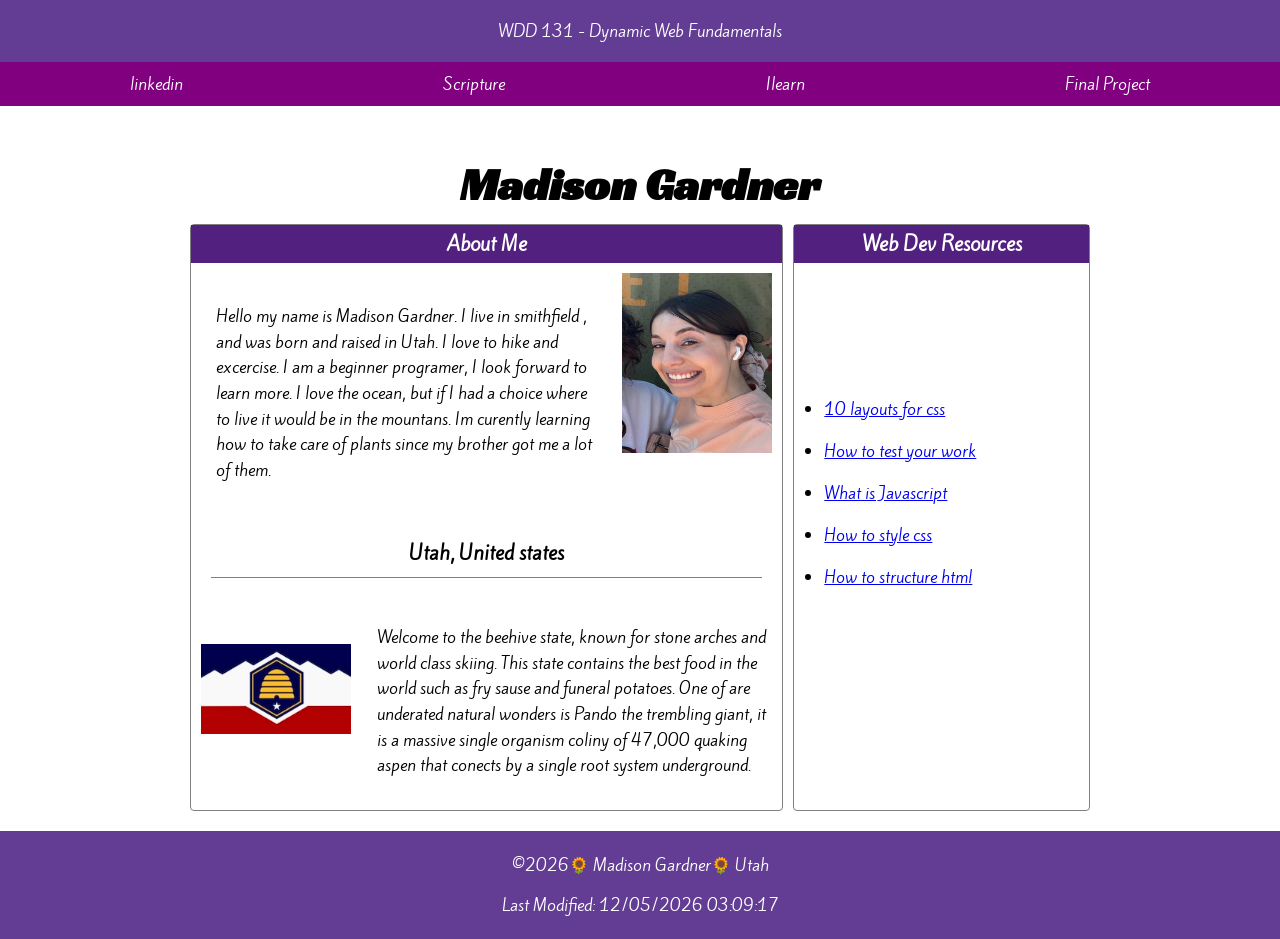
<file: index.html>
<!DOCTYPE html>
<html lang="en">
<head>
    <meta charset="UTF-8">
    <meta name="viewport" content="width=device-width, initial-scale=1.0">
    <title>WDD 131 - Dynamic Web Fundamentals - Madison Gardner</title>
    <meta name="description" content="WDD 131 - Dynamic web fundamentals, Madison Gardner, First webpage with Javascript.">
    <meta name="author" content="Madison Gardner">
    <link rel="stylesheet" href="styles/base.css">
    <link rel="preconnect" href="https://fonts.googleapis.com">
    <link rel="preconnect" href="https://fonts.gstatic.com" crossorigin>
    <link href="https://fonts.googleapis.com/css2?family=Racing+Sans+One&display=swap" rel="stylesheet">

    <link rel="preconnect" href="https://fonts.googleapis.com">
    <link rel="preconnect" href="https://fonts.gstatic.com" crossorigin>
    <link href="https://fonts.googleapis.com/css2?family=Kite+One&display=swap" rel="stylesheet">
    <script src="scripts/getdates.js" defer></script>

</head>
<body>
    <header>
        <span id="course-title">WDD 131 - Dynamic Web Fundamentals</span>
        <nav>
            <ul>
                <li><a href="https://www.linkedin.com/jobs/search?trk=guest_homepage-basic_guest_nav_menu_jobs&position=1&pageNum=0" >linkedin</a></li>
                <li><a href="https://www.churchofjesuschrist.org/study/scriptures/nt/john/4?lang=eng" >Scripture</a></li>
                <li><a href="https://byupw.instructure.com" >Ilearn</a></li>
                <li><a href="#" >Final Project</a></li>

            </ul>   
        </nav>
    </header>
    <main>
        <h1>Madison Gardner</h1>

        <section class="card">
            <h2>About Me</h2>
            <div class="me">
                <p>Hello my name is Madison Gardner. I live in smithfield , and was born and raised in Utah. I love to hike and excercise. I am a beginner programer, I look forward to learn more.
                     I love the ocean, but if I had a choice where to live it would be in the mountans. Im curently learning how to take care of plants since my brother got me a lot of them.  </p>
                <img class="profile" src="images/profile.jpeg" alt="student profile image" width="170" height="180" >
            </div>
            <h3>Utah, United states</h3>
            <div class="country">

                <img class="flag" src="images/flag.jpeg" alt="flag" >
                <p>Welcome to the beehive state, known for stone arches and world class skiing. This state contains the best food in the world such as fry sause and funeral potatoes. 
                    One of are underated natural wonders is Pando the trembling giant, it is a massive single organism coliny of 47,000 quaking aspen that conects by a single root system underground. </p>


            </div>

        </section>
        <section class="card">
            <h2> Web Dev Resources</h2>
            <ul> 
                <li><a href="https://www.youtube.com/watch?v=qm0IfG1GyZU">10 layouts for css</a></li>
                <li><a href="https://www.loom.com/share/f0ef63190bfe429aa608a4966fac92f9">How to test your work</a></li>
                <li><a href="https://developer.mozilla.org/en-US/docs/Learn_web_development/Core/Scripting/What_is_JavaScript">What is Javascript</a></li>
                <li><a href="https://developer.mozilla.org/en-US/docs/Learn_web_development/Core/Styling_basics">How to style css</a></li>
                <li><a href="https://developer.mozilla.org/en-US/docs/Learn_web_development/Core/Structuring_content">How to structure html</a></li>
            </ul>

        </section>
    </main>
    <footer>
        <p>&copy;<span id="currentyear"></span>🌻 Madison Gardner🌻 Utah</p>
        <p>Last Modified: <span id="lastModified"></span></p>


    </footer>
</body>
</html>
</file>
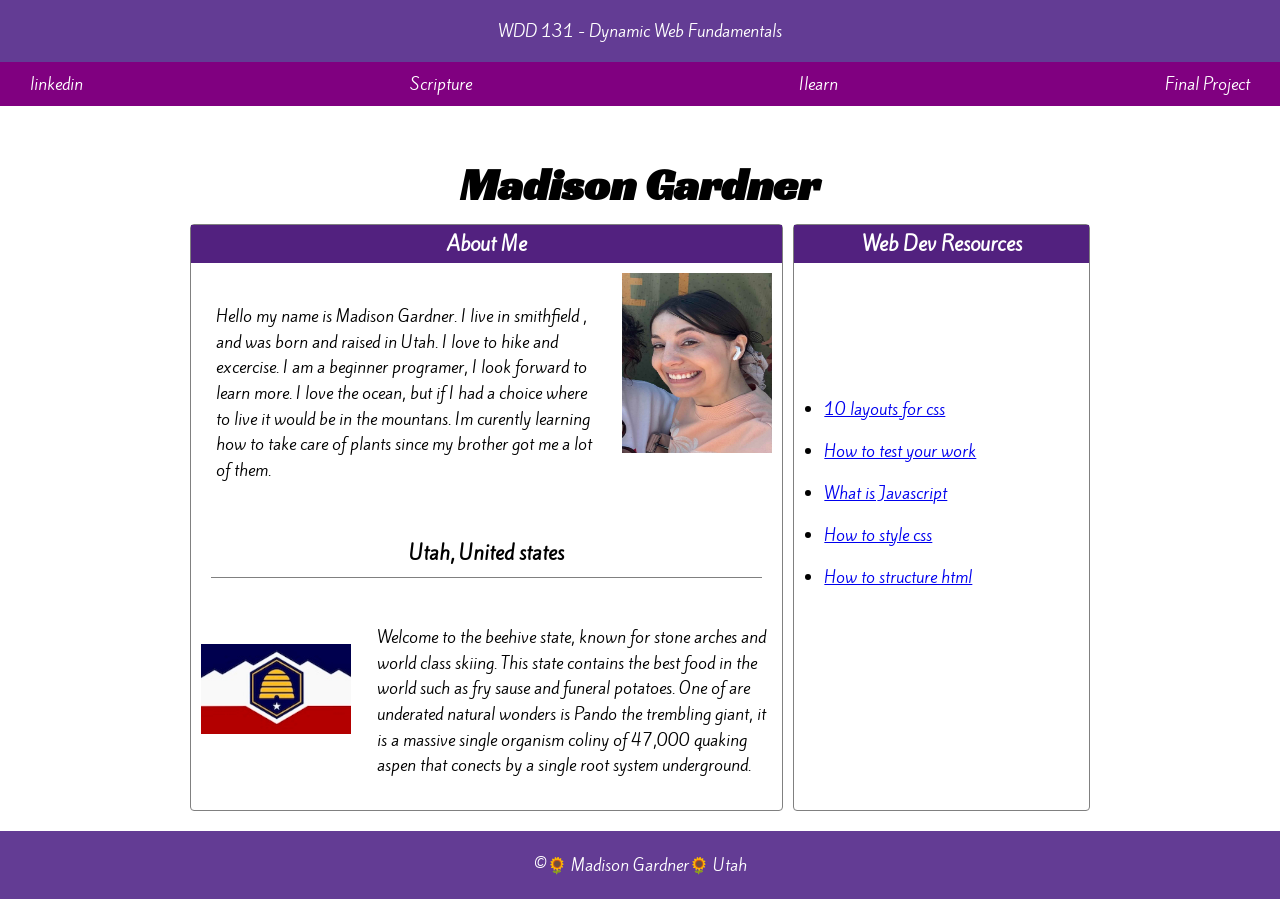
<file: week1/index.html>
<!DOCTYPE html>
<html lang="en">
<head>
    <meta charset="UTF-8">
    <meta name="viewport" content="width=device-width, initial-scale=1.0">
    <title>WDD 131 - Dynamic Web Fundamentals - Madison Gardner</title>
    <meta name ="description" content=" WDD 131 - Dynamic web fundamentals, Madison Gardner, First webpage with Javascript.">
    <meta name="author" content="Madison Gardner">
    <link rel="stylesheet" href="styles/base.css">
    <link rel="preconnect" href="https://fonts.googleapis.com">
    <link rel="preconnect" href="https://fonts.gstatic.com" crossorigin>
    <link href="https://fonts.googleapis.com/css2?family=Racing+Sans+One&display=swap" rel="stylesheet">

    <link rel="preconnect" href="https://fonts.googleapis.com">
    <link rel="preconnect" href="https://fonts.gstatic.com" crossorigin>
    <link href="https://fonts.googleapis.com/css2?family=Kite+One&display=swap" rel="stylesheet">

</head>
<body>
    <header>
        <span id="course-title">WDD 131 - Dynamic Web Fundamentals</span>
        <nav>
            <ul>
                <a href="https://www.linkedin.com/jobs/search?trk=guest_homepage-basic_guest_nav_menu_jobs&position=1&pageNum=0" >linkedin</a>
                <a href="https://www.churchofjesuschrist.org/study/scriptures/nt/john/4?lang=eng" >Scripture</a>
                <a href="https://byupw.instructure.com" >Ilearn</a>
                <a href="" >Final Project</a>
            </ul>   
        </nav>
    </header>
    <main>
        <h1>Madison Gardner</h1>

        <section class="card">
            <h2>About Me</h2>
            <div class="me">
                <P>Hello my name is Madison Gardner. I live in smithfield , and was born and raised in Utah. I love to hike and excercise. I am a beginner programer, I look forward to learn more.
                     I love the ocean, but if I had a choice where to live it would be in the mountans. Im curently learning how to take care of plants since my brother got me a lot of them.  </P>
                <img class="profile" src="images/profile copy.jpeg" alt="student profile image" width="170" height="180" >
            </div>
            <h3>Utah, United states</h3>
            <div class="country">

                <img class="flag" src="images/flag.jpeg" alt="flag" >
                <p>Welcome to the beehive state, known for stone arches and world class skiing. This state contains the best food in the world such as fry sause and funeral potatoes. 
                    One of are underated natural wonders is Pando the trembling giant, it is a massive single organism coliny of 47,000 quaking aspen that conects by a single root system underground. </p>


            </div>

        </section>
        <section class="card">
            <h2> Web Dev Resources</h2>
            <ul> 
                <li><a href="https://www.youtube.com/watch?v=qm0IfG1GyZU">10 layouts for css</a></li>
                <li><a href="https://www.loom.com/share/f0ef63190bfe429aa608a4966fac92f9">How to test your work</a></li>
                <li><a href="https://developer.mozilla.org/en-US/docs/Learn_web_development/Core/Scripting/What_is_JavaScript">What is Javascript</a></li>
                <li><a href="https://developer.mozilla.org/en-US/docs/Learn_web_development/Core/Styling_basics">How to style css</a></li>
                <li><a href="https://developer.mozilla.org/en-US/docs/Learn_web_development/Core/Structuring_content">How to structure html</a></li>
            </ul>

        </section>
    </main>
    <footer>
        <p>&copy;<span id="currentyear"></span>🌻 Madison Gardner🌻 Utah</p>

        <p id="lastModified"></p>

    </footer>
</body>
</html>
</file>
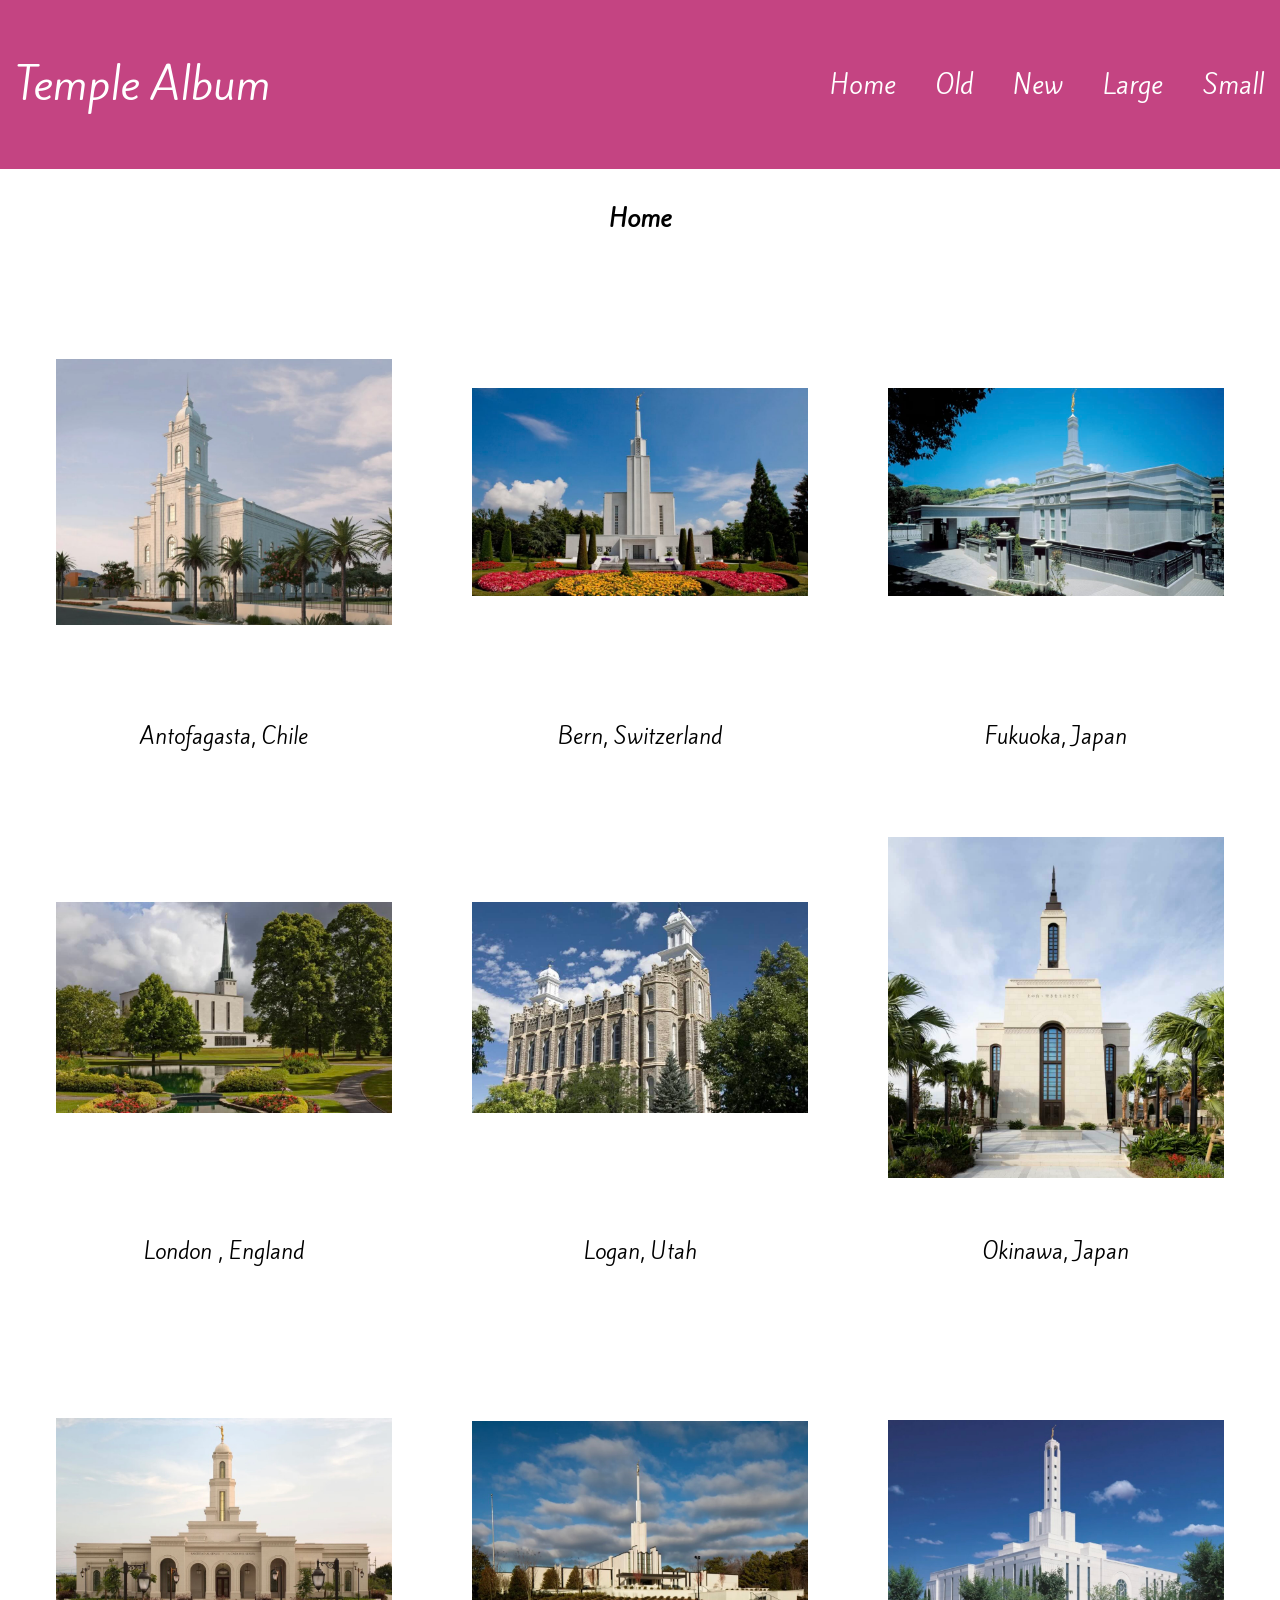
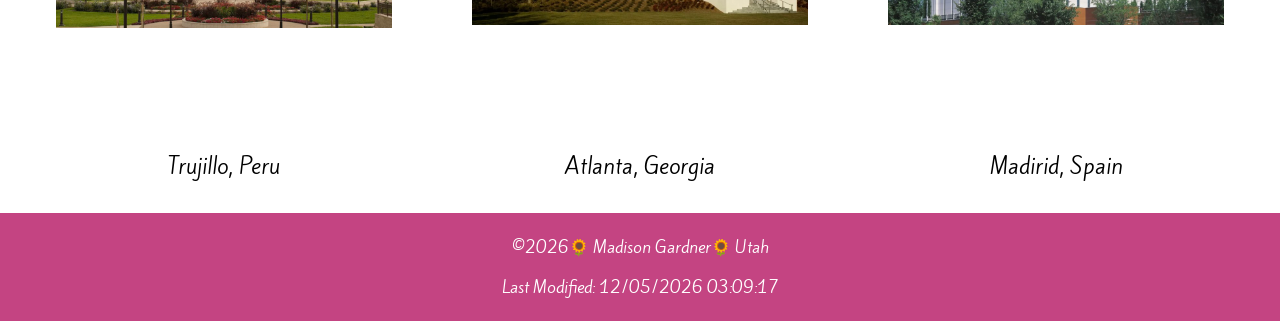
<file: filtered-temples.html>
<!DOCTYPE html>
<html lang="en">
<head>
    <meta charset="UTF-8">
    <meta name="viewport" content="width=device-width, initial-scale=1.0">
    <title>Temple Album webpage</title>
    <meta name="description" content="a webpage that display of temples I think are pretty cool">
    <meta name="author" content="Madison Gardner" >
    <link rel="stylesheet" href="styles/temples.css">
    <link rel="stylesheet" href="styles/temples-large.css">
    <script src="scripts/temples.js" defer ></script>

    <link rel="preconnect" href="https://fonts.googleapis.com">
    <link rel="preconnect" href="https://fonts.gstatic.com" crossorigin>
    <link href="https://fonts.googleapis.com/css2?family=Encode+Sans+Expanded&family=Kite+One&display=swap" rel="stylesheet">


</head>
<body>
    <header>
        <p>Temple Album</p>
        <a id="button" href="#"></a>
        <nav>
            <ul>    
                <li><a href="#">Home</a></li>
                <li><a href="#">Old</a></li>
                <li><a href="#">New</a></li>
                <li><a href="#">Large</a></li>
                <li><a href="#">Small</a></li>               
            </ul>    
            
        </nav>

    </header>

    <main>
        <h1>Home</h1>

        <figure>
            <img src="images/chile1.jpg" alt="Chile One">
            <figcaption>Antofagasta, Chile</figcaption>

        </figure>

        <figure>
            <img src="images/switzerland.jpg" alt="switzerland One">
            <figcaption>Bern, Switzerland</figcaption>

        </figure>

        <figure>
            <img src="images/fukuoka.jpg" alt="japan one">
            <figcaption>Fukuoka, Japan</figcaption>

        </figure>

        <figure>
            <img src="images/london.jpg" alt="england one">
            <figcaption>London , England</figcaption>

        </figure>

        <figure>
            <img src="images/logan.jpeg" alt="utah one ">
            <figcaption>Logan, Utah</figcaption>

        </figure>

        <figure>
            <img src="images/okinawa.jpg" alt="japan two">
            <figcaption>Okinawa, Japan</figcaption>

        </figure>

        <figure>
            <img src="images/trujillo.jpg" alt="peru one">
            <figcaption>Trujillo, Peru</figcaption>

        </figure>

        <figure>
            <img src="images/atlanta.jpg" alt="georgia one">
            <figcaption>Atlanta, Georgia</figcaption>

        </figure>


        <figure>
            <img src="images/madrid.jpg" alt="spain one">
            <figcaption>Madirid, Spain</figcaption>

        </figure>

    </main>

    <footer>

        <p>&copy;<span id="currentyear"></span>🌻 Madison Gardner🌻 Utah</p>
        <p>Last Modified: <span id="lastModified"></span></p>


    </footer>
    
</body>
</html>
</file>
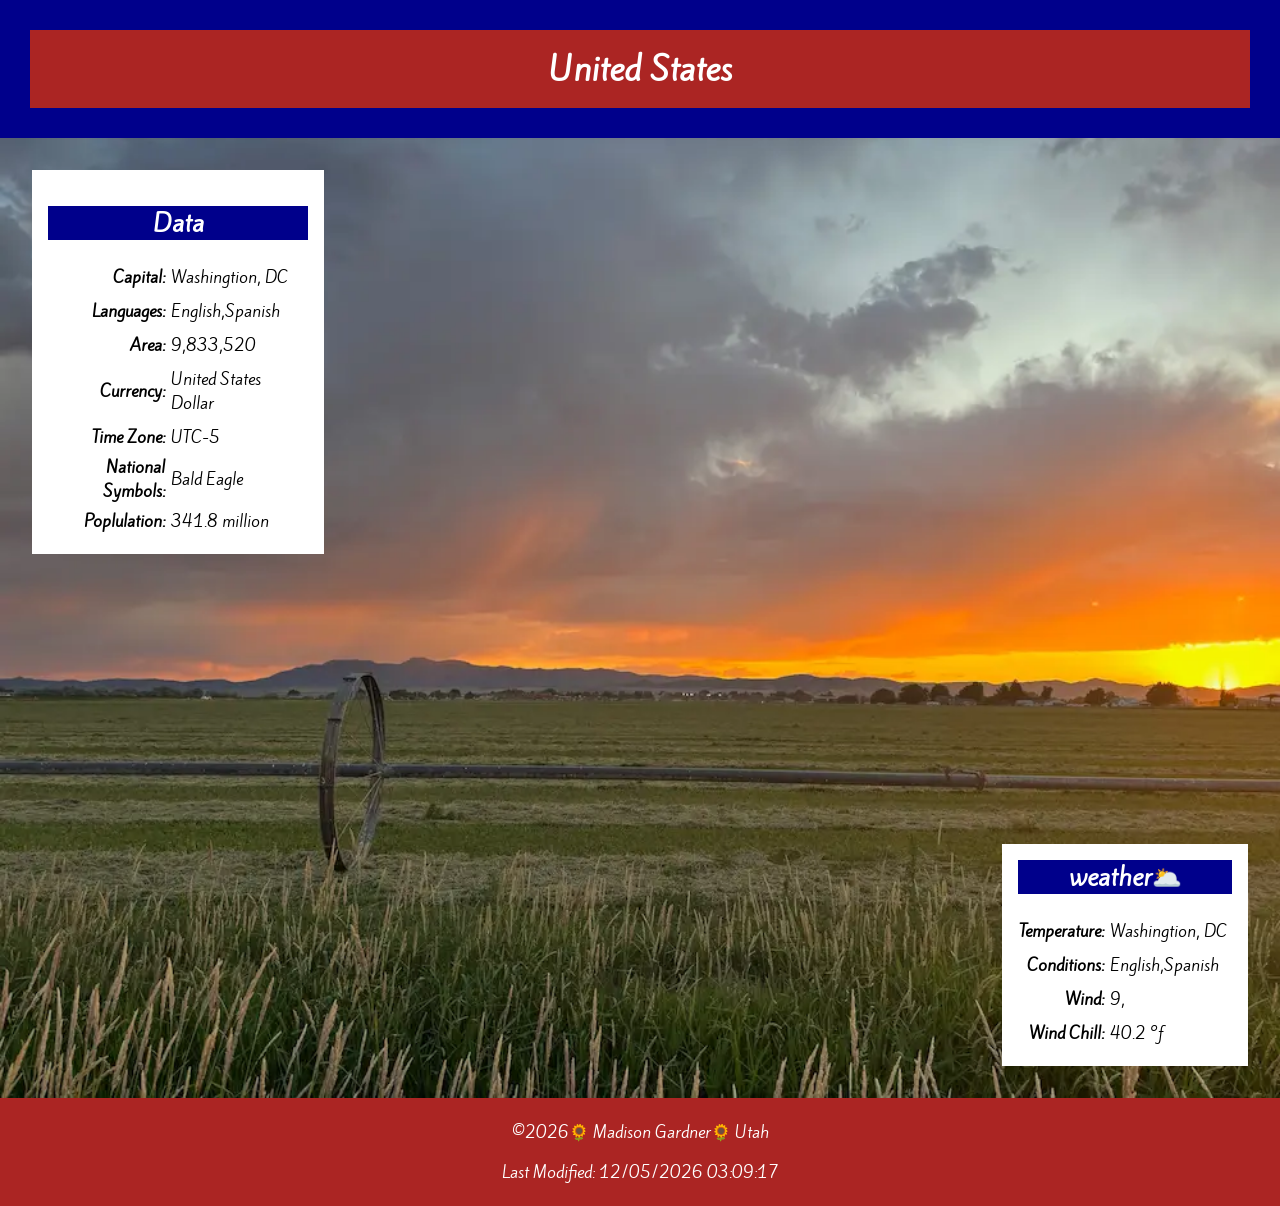
<file: place.html>
<!DOCTYPE html>
<html lang="en">
<head>
    <meta charset="UTF-8">
    <meta name="viewport" content="width=device-width, initial-scale=1.0">
    <meta name="description" content="A little intro to the United States, with weather and data of the Country">
    <meta name="author" content="Madison Gardner">
    <title>Land I live on.</title>
    <link rel="stylesheet" href="styles/place.css">
    <link rel="stylesheet" href="styles/place-large.css">
    <script src="scripts/place.js" defer></script>

    <link rel="preconnect" href="https://fonts.googleapis.com">
    <link rel="preconnect" href="https://fonts.gstatic.com" crossorigin>
    <link href="https://fonts.googleapis.com/css2?family=Encode+Sans+Expanded&family=Kite+One&display=swap" rel="stylesheet">


    
</head>


<body>
    <header>
        <h1>United States</h1>

    </header>



    <main>
        
        <div class="hero-class">
            <picture>
                <source media="(min-width: 800px)" srcset="images/grass.webp">
                <img src="images/grass2.webp" alt="American farmland">

            </picture>



        </div>

        <section class="data"> 
            <h2>Data</h2>
            <table class="data-list">

                <tr>
                    <th>Capital:</th>
                    <td>Washingtion, DC</td>
                
                </tr>

                <tr>
                    <th>Languages:</th>
                    <td>English,Spanish</td>
                </tr>

                <tr>   
                    <th>Area:</th>
                    <td>9,833,520</td>
                </tr>

                <tr>
                    <th>Currency:</th>
                    <td>United States Dollar</td>
                </tr>

                <tr>    
                    <th>Time Zone:</th>
                    <td>UTC-5</td>
                </tr>

                <tr>
                    <th>National Symbols:</th>
                    <td>Bald Eagle</td>
                </tr>    

                <tr>
                    <th>Poplulation:</th>
                    <td>341.8 million</td>

                </tr>
            </table>
        </section>

        <section class="weather">
            <h2>weather</h2>
            <img src="images/clouds.svg" alt="weather emoji">
            <table class="weather-data">

                <tr>
                    <th>Temperature:</th>
                    <td>Washingtion, DC</td>
                </tr>
                <tr>    

                    <th>Conditions:</th>
                    <td>English,Spanish</td>
                </tr>

                <tr>
                    <th>Wind:</th>
                    <td>9,</td>
                </tr>

                <tr>
                    <th>Wind Chill:</th>
                    <td id="windchill"></td>
                </tr>

            </table>
        </section>
    </main>


    <footer>

        <p>&copy;<span id="currentyear"></span>🌻 Madison Gardner🌻 Utah</p>
        <p>Last Modified: <span id="lastModified"></span></p>

    </footer>

    
</body>
</html>
</file>
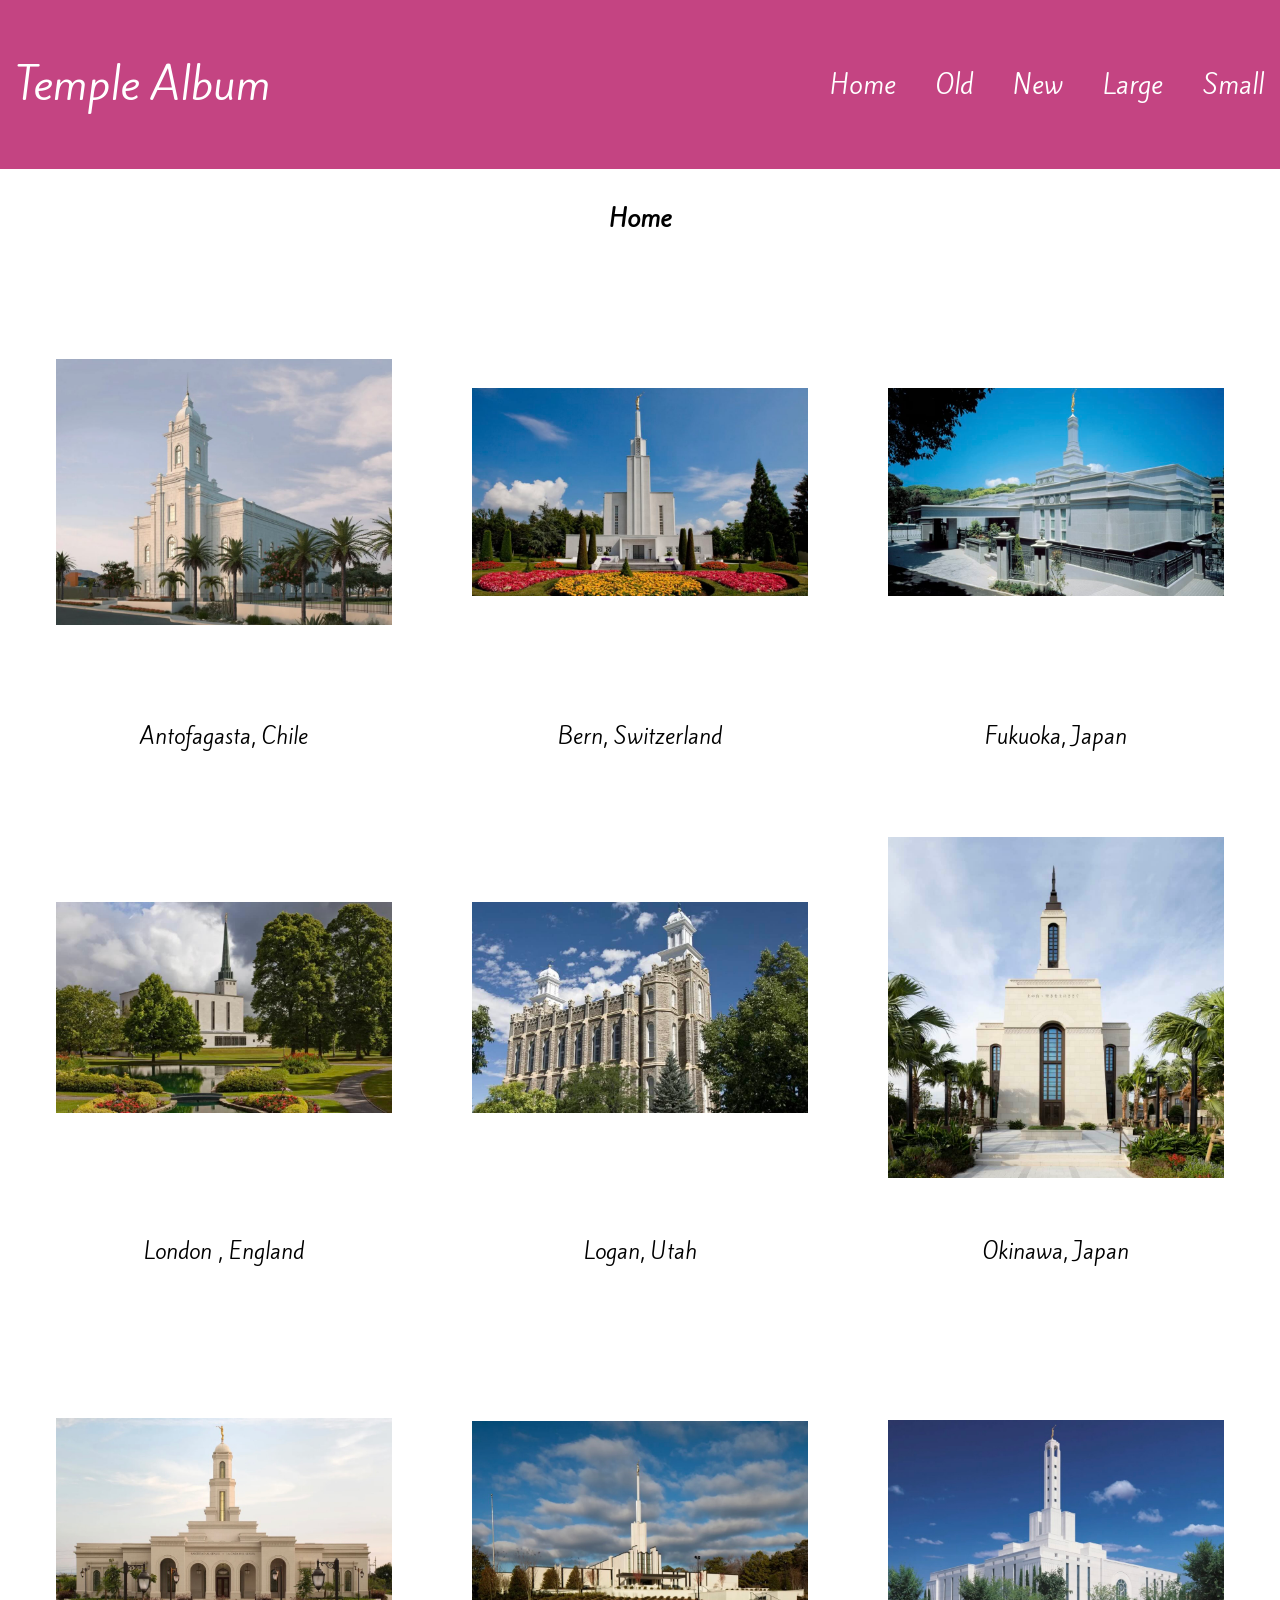
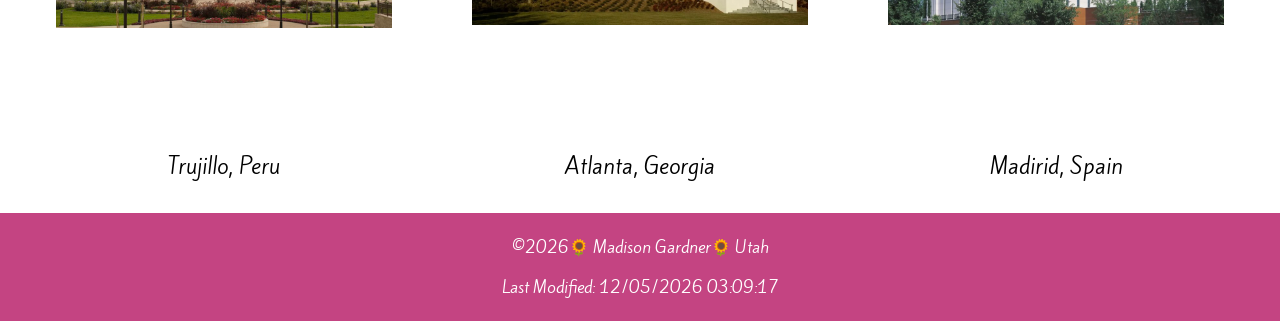
<file: temple.html>
<!DOCTYPE html>
<html lang="en">
<head>
    <meta charset="UTF-8">
    <meta name="viewport" content="width=device-width, initial-scale=1.0">
    <title>Temple Album webpage</title>
    <meta name="description" content="a webpage that display of temples I think are pretty cool">
    <meta name="author" content="Madison Gardner" >
    <link rel="stylesheet" href="styles/temples.css">
    <link rel="stylesheet" href="styles/temples-large.css">
    <script src="scripts/temples.js" defer ></script>

    <link rel="preconnect" href="https://fonts.googleapis.com">
    <link rel="preconnect" href="https://fonts.gstatic.com" crossorigin>
    <link href="https://fonts.googleapis.com/css2?family=Encode+Sans+Expanded&family=Kite+One&display=swap" rel="stylesheet">


</head>
<body>
    <header>
        <p>Temple Album</p>
        <a id="button" href="#"></a>
        <nav>
            <ul>    
                <li><a href="#">Home</a></li>
                <li><a href="#">Old</a></li>
                <li><a href="#">New</a></li>
                <li><a href="#">Large</a></li>
                <li><a href="#">Small</a></li>               
            </ul>    
            
        </nav>

    </header>

    <main>
        <h1>Home</h1>

        <figure>
            <img src="images/chile1.jpg" alt="Chile One">
            <figcaption>Antofagasta, Chile</figcaption>

        </figure>

        <figure>
            <img src="images/switzerland.jpg" alt="switzerland One">
            <figcaption>Bern, Switzerland</figcaption>

        </figure>

        <figure>
            <img src="images/fukuoka.jpg" alt="japan one">
            <figcaption>Fukuoka, Japan</figcaption>

        </figure>

        <figure>
            <img src="images/london.jpg" alt="england one">
            <figcaption>London , England</figcaption>

        </figure>

        <figure>
            <img src="images/logan.jpeg" alt="utah one ">
            <figcaption>Logan, Utah</figcaption>

        </figure>

        <figure>
            <img src="images/okinawa.jpg" alt="japan two">
            <figcaption>Okinawa, Japan</figcaption>

        </figure>

        <figure>
            <img src="images/trujillo.jpg" alt="peru one">
            <figcaption>Trujillo, Peru</figcaption>

        </figure>

        <figure>
            <img src="images/atlanta.jpg" alt="georgia one">
            <figcaption>Atlanta, Georgia</figcaption>

        </figure>


        <figure>
            <img src="images/madrid.jpg" alt="spain one">
            <figcaption>Madirid, Spain</figcaption>

        </figure>

    </main>

    <footer>

        <p>&copy;<span id="currentyear"></span>🌻 Madison Gardner🌻 Utah</p>
        <p>Last Modified: <span id="lastModified"></span></p>


    </footer>
    
</body>
</html>
</file>
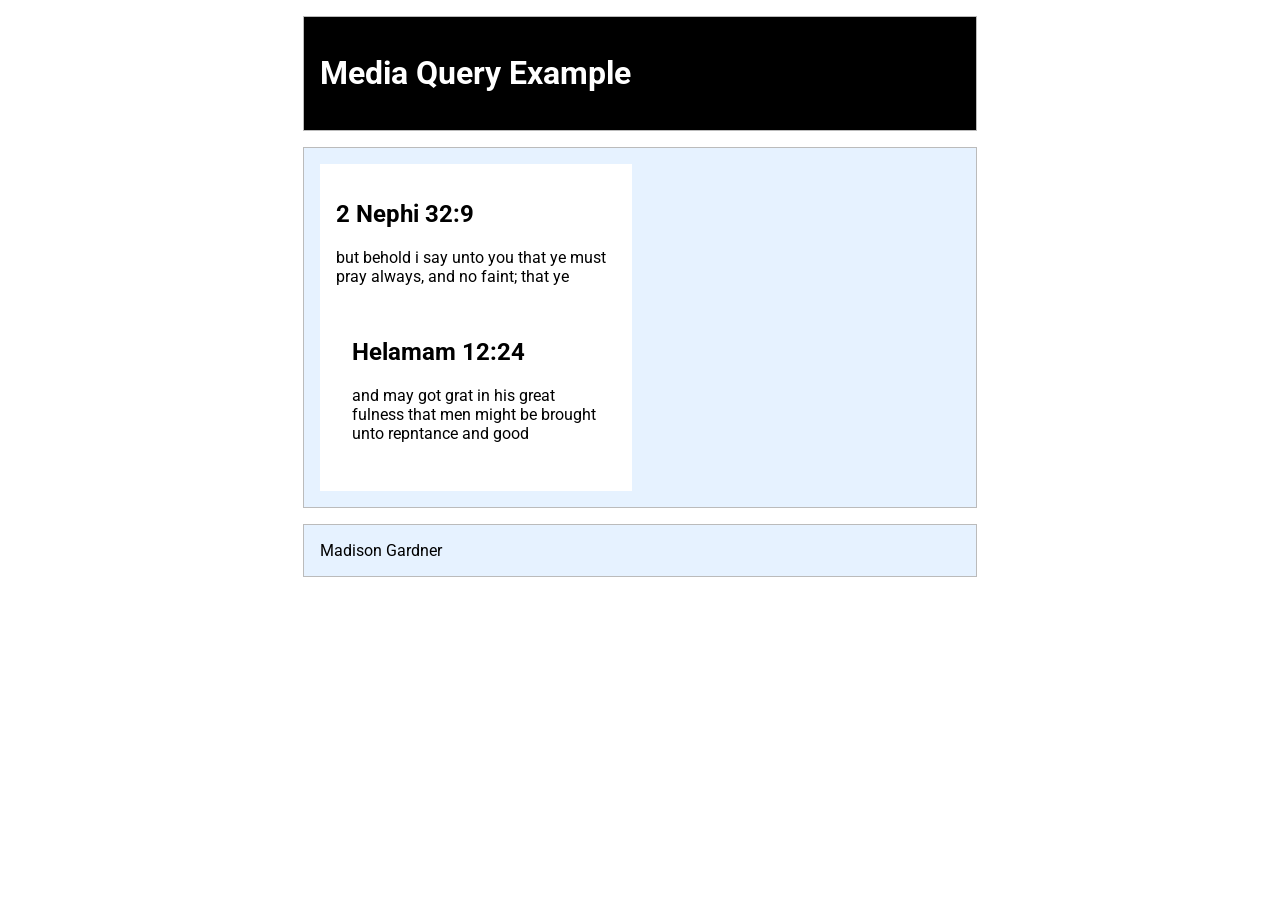
<file: week2/media-query.html>
<!DOCTYPE html>
<html lang="en">
<head>
    <meta charset="UTF-8">
    <meta name="viewport" content="width=device-width, initial-scale=1.0">
    <title>WDD 131 - Media Query Example</title>

    <meta name="description" content="learning media query">   
    <link rel="preconnect" href="https://fonts.googleapis.com">
    <link rel="preconnect" href="https://fonts.gstatic.com" crossorigin>
    <link href="https://fonts.googleapis.com/css2?family=Roboto:ital,wght@0,100..900;1,100..900&display=swap" rel="stylesheet">
    <link rel="stylesheet" href="media-quwet.css">
    <link rel="stylesheet" href="media-query-large.css">
</head>
<body>
    <header>
        <h1>Media Query Example</h1>
    </header>
    <main>
        <section>
            <h2>2 Nephi 32:9 </h2>
            <p>but behold i say unto you that ye must pray always, and no faint; that ye</p>
        <section>
            <h2>Helamam 12:24</h2>
            <p> and may got grat in his great fulness that men might be brought unto repntance and good</p>
            
        </section>
    

    </main>
    <footer>
        Madison Gardner
    </footer>

</body>
</html>
</file>
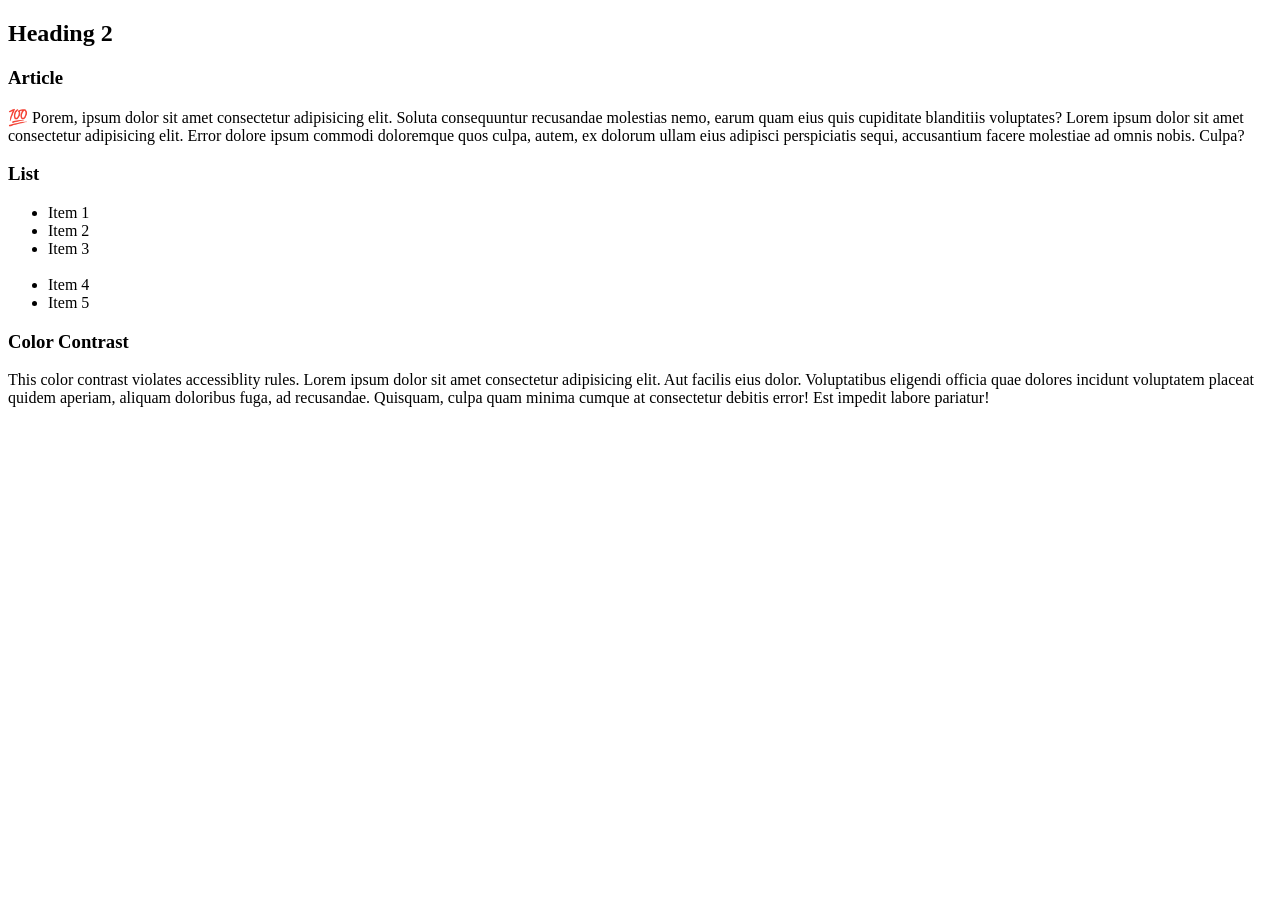
<file: week3/design.html>
<!DOCTYPE html>
<html lang="en">
<head>
    <meta charset="UTF-8">
    <meta name="viewport" content="width=device-width, initial-scale=1.0">
    <title>Document</title>
</head>
<body>
    	<h2>Heading 2</h2>
	<section>
		<h3>Article</h3>
		<article>
			<p>💯 Porem, ipsum dolor sit amet consectetur adipisicing elit. Soluta consequuntur recusandae molestias nemo, earum quam eius quis cupiditate blanditiis voluptates? Lorem ipsum dolor sit amet consectetur adipisicing elit. Error dolore ipsum commodi doloremque quos culpa, autem, ex dolorum ullam eius adipisci perspiciatis sequi, accusantium facere molestiae ad omnis nobis. Culpa?</p>
		</article>
	</section>
	<section>
		<h3>List</h3>
		<ul>
			<li>Item 1</li>
			<li>Item 2</li>
			<li>Item 3<br><br></li>
			<li>Item 4</li>
			<li>Item 5</li>
		</ul>
	</section>
	<div class="callout">
		<h3>Color Contrast</h3>
		<p>This color contrast violates accessiblity rules. Lorem ipsum dolor sit amet consectetur adipisicing elit. Aut facilis eius dolor. Voluptatibus eligendi officia quae dolores incidunt voluptatem placeat quidem aperiam, aliquam doloribus fuga, ad recusandae. Quisquam, culpa quam minima cumque at consectetur debitis error! Est impedit labore pariatur!</p>
	</div>
</body>
</html>
</file>
<file: styles/base.css>
body{
    font-family: "Kite One", sans-serif;
    font-weight: 400;
    font-style: normal;
    margin: 0;
    padding: 0;
}
header{
    padding: 0;
}

header span {
    display: block;
    background-color: #633c94;
    color: white;
    padding: 19px;
    text-align: center;
    width: 100%;
    box-sizing: border-box;
}

header nav {
    background-color: purple;
    display: flex;
    align-items: center;
    justify-content: center;
    width: 100%;

}

header ul{
    list-style-type: none;
    margin: 0;
    padding: 0;
    display: flex;
    width: 100%;
    justify-content: space-around;
}

nav a {
    display: block;
    color: white;
    text-align: center;
    padding: 10px 30px;
    text-decoration: none;
    

 }
nav a:hover {
    text-decoration: overline;
}

@media (min-width: 640px) {
    nav ul {
        display: flex;
        justify-content: space-between;
    }    
}

nav ul li {
    flex: 1 0 auto;
}

main{
    max-width: 900px;
    margin: 0 auto;
    padding: 20px;
    display: grid;
    grid-template-columns: 2fr 1fr;
    gap:  10px;

}

main h1 {
    grid-column: 1/3 ;
    text-align: center;
    margin-bottom: 1px;
    font-family: "Racing Sans One", sans-serif;
    font-size: 45px;
    font-style: normal;
}

main h2{
    background-color: rgb(82, 33, 127);
    padding: 5px;
    margin-top: 0;
    margin-bottom: 0;
    text-align: center;
    font-size: 19px;
    color: white;

}

.card{

    border-radius: 4px;
    border: 1px solid gray;
    
}

.card ul {
    padding-left: 30px;
    margin-top: 130px;
}
.card li {

    padding:  4px 0 ;
    margin-bottom: 10px;
}
.card h3 {
    text-align: center;
    margin: 15px 20px 15px 20px;
    font-size: 1.2rem;
    padding-bottom: 10px;
    border-bottom: 1px  solid gray;
    
}

.card p  {
    line-height: 1.6;
    padding: 15px;
    text-align: left;
    flex: 1;

}
.card img {
    width: 150px;
}

.me{
    display: flex;
    align-items: flex-start;
    gap: 9px;
    padding: 10px ;

}
.country {
    display: flex;
    align-items: flex-start;
    margin-top: 2px;
    padding-top: 1px;
    gap: 1px;

}
 

.flag{
    width: 170px;
    height: auto;
    border-radius: 2px;
    align-items: flex-start;
    padding: 50px 10px 20px;

}
footer {
    background-color: #633c94;
    color: white;
    padding: 6px;
    text-align: center;
}
</file>
<file: week1/styles/base.css>
body{
    font-family: "Kite One", sans-serif;
    font-weight: 400;
    font-style: normal;
    margin: 0;
    padding: 0;
}

header span {
    display: block;
    background-color: #633c94;
    color: white;
    padding: 19px;
    text-align: center;
    width: 100%;
    box-sizing: border-box;
}

header nav {
    background-color: purple;
    display: flex;
    align-items: center;
    justify-content: center;
    width: 100%;

}

header ul{
    list-style-type: none;
    margin: 0;
    padding: 0;
    display: flex;
    width: 100%;
    justify-content: space-around;
}

nav a {
    display: block;
    color: white;
    text-align: center;
    padding: 10px 30px;
    text-decoration: none;
    

 }
nav a:hover {
    text-decoration: overline;
}

@media (min-width: 640px) {
    nav ul {
        display: flex;
        justify-content: space-between;
    }    
}

nav ul li {
    flex: 1 0 auto;
}

main{
    max-width: 900px;
    margin: 0 auto;
    padding: 20px;
    display: grid;
    grid-template-columns: 2fr 1fr;
    gap:  10px;

}

main h1 {
    grid-column: 1/3 ;
    text-align: center;
    margin-bottom: 1px;
    font-family: "Racing Sans One", sans-serif;
    font-size: 45px;
    font-style: normal;
}

main h2{
    background-color: rgb(82, 33, 127);
    padding: 5px;
    margin-top: 0;
    margin-bottom: 0;
    text-align: center;
    font-size: 19px;
    color: white;

}

.card{

    border-radius: 4px;
    border: 1px solid gray;
    
}

.card ul {
    padding-left: 30px;
    margin-top: 130px;
}
.card li {

    padding:  4px 0 ;
    margin-bottom: 10px;
}
.card h3 {
    text-align: center;
    margin: 15px 20px 15px 20px;
    font-size: 1.2rem;
    padding-bottom: 10px;
    border-bottom: 1px  solid gray;
    
}

.card p  {
    line-height: 1.6;
    padding: 15px;
    text-align: left;
    flex: 1;

}
.card img {
    width: 150px;
}

.me{
    display: flex;
    align-items: flex-start;
    gap: 9px;
    padding: 10px ;

}
.country {
    display: flex;
    align-items: flex-start;
    margin-top: 2px;
    padding-top: 1px;
    gap: 1px;

}
 

.flag{
    width: 170px;
    height: auto;
    border-radius: 2px;
    align-items: flex-start;
    padding: 50px 10px 20px;

}
footer {
    background-color: #633c94;
    color: white;
    padding: 6px;
    text-align: center;
}
</file>
<file: styles/temples.css>
body{
    padding: 0;
    margin: 0;
    font-family: "Kite One";
}


header {
    flex-wrap: wrap;
    background-color: #c44482;
    color: white;
    padding: 0.75rem 1rem;
    align-items: center;
    justify-content: space-between;
    box-sizing: border-box;
    min-height: 3.5rem;
    display: flex;
    position: relative;
    
}

header:has(.show) p {
    display: none;
}

header p {
    font-size: 32px;

}
nav { 
    width: 100%;
    display: flex;
    justify-content: center;
}



nav ul {
    flex-direction: column;
    list-style: none;
    margin: 0px;
    padding: 0px;
    gap: 2rem;
    text-align: center;
    display: flex
}

nav a {
    color: white;
    text-decoration: none;
    display: block;
    font-size: 25px;
}

nav a:hover{
    text-decoration: underline double;
    background-color: cornflowerblue;
    color: #000;
}

main h1 {
    display: flex;
    justify-content: center;
    font-size: 24px;
    text-align: center;
}


main {

    padding: 1rem;
    display: grid;
    grid-template-columns: 1fr;
    margin: 0;

}




#button {
    position: absolute;
    top: 0.5rem;
    right:1rem;
    font-size: 2rem;
    font-weight: 700;
    text-decoration: none;
    padding: 0.5rem 0.75rem ;
    background-color: darkmagenta;
    color: white;

}


#button::before {content:"=";}
#button.show::before {content: "x";}

nav ul li {display: none;}
nav ul.show li {display: block;}

figure img{
    display: block;
    width: 100%;
    height: 450px;
    object-fit: contain
    

}


figcaption {
text-align: center;
font-size: 21px;
margin-top: 1%;
}




footer {
    background-color: #c44482;
    color: white;
    padding: 6px;
    text-align: center;
}
</file>
<file: styles/temples-large.css>
@media screen and (min-width:600px) {
    main{
        grid-template-columns: 1fr 1fr 1fr;
    }
    main h1{
        grid-column: 1/-1;
    }

    header p{
        font-size: 42px;

    }

    #button{
        display: none;
    
    }

    nav {
        width: auto;
    }
    nav ul{
        flex-direction: row;
        gap: 40px;
    }

    nav ul li {
        display: block;}




}
</file>
<file: styles/place.css>
:root {
    --font-family: "kite one";
    --background-color: #ab2523;
}


header {
    flex-wrap: wrap;
    background-color:var(--background-color) ;
    color: white;
    padding: 1rem;
    border: 30px solid darkblue;
    text-align: center;
    
}

header h1 {
    margin: 0;
    font-family: var(--font-family);
}
h2 {
    text-align: center;

}


.data{
    margin-top: 0;
    font-family: var(--font-family)
    
}


.data-list{
    margin: 0 auto;
    border-collapse: collapse;
}

.data-list th {
    text-align: right;
    padding: 1px;
    font-weight: bold;
}

.data-list td {
    text-align: left;
    padding: 5px;
}

.hero-class img{
    width: 100%;
    height:auto;
    display: block;
}

.weather{
    padding: 5px;
    text-align: center;
    font-family: var(--font-family);
}

.weather h2{
    margin-top: 0;
    font-family: var(--font-family);

}

.weather img{
    display: block;

    margin: 0 auto 1rem auto;
    width: 70px;
    height: auto;
}
.weather-data{
    margin: 0 auto;
    border-collapse: collapse;
}

.weather-data th {
    text-align: right;
    padding: 1px;
    font-weight: bold;

}
.weather-data td{
    text-align: left;
    padding: 5px;

}
body{
    padding: 0;
    margin: 0;
}





footer {
    font-family: var(--font-family);
    background-color: var(--background-color);
    color: white;
    padding: 6px;
    text-align: center;
}
</file>
<file: styles/place-large.css>
@media screen and (min-width:800px) {
    main {
        position: relative;
    }

    .data{
        position: absolute;
        padding: 1rem;
        width: 260px;
        top: 2rem;
        left: 2rem;
        background-color: white;
    }
    
    .weather{
        position: absolute;
        bottom: 2rem;
        right: 2rem;
        padding: 1rem;
        background-color: white;
    }

    .data h2 {
        background-color: darkblue;
        color: white;
    }


    .weather h2{
        background-color: darkblue;
        color: white;
    }
    .weather img {
        display: none;
    }
    .weather h2::after {
        content: "🌥️";
    }


}
</file>
<file: week2/media-quwet.css>
body {
  font-family: "Roboto", sans-serif;
  font-optical-sizing: auto;

}

header, main, footer {
    max-width: 640px;
    margin: 1rem auto;
    border: 1px solid #bbb;
    padding: 1rem;
    background-color: #e6f2ff;

}

main{
    display: grid;
    grid-template-columns: 1fr;
    gap: 1rem;
}

section {
    padding: 1rem;
    background-color: #fff;
}
</file>
<file: week2/media-query-large.css>
@media screen and (min-width: 500px) {
    header{
        background-color: black;
        color: #fff;
    }
    main {
        grid-template-columns: 1fr 1fr;
    }

}
</file>
